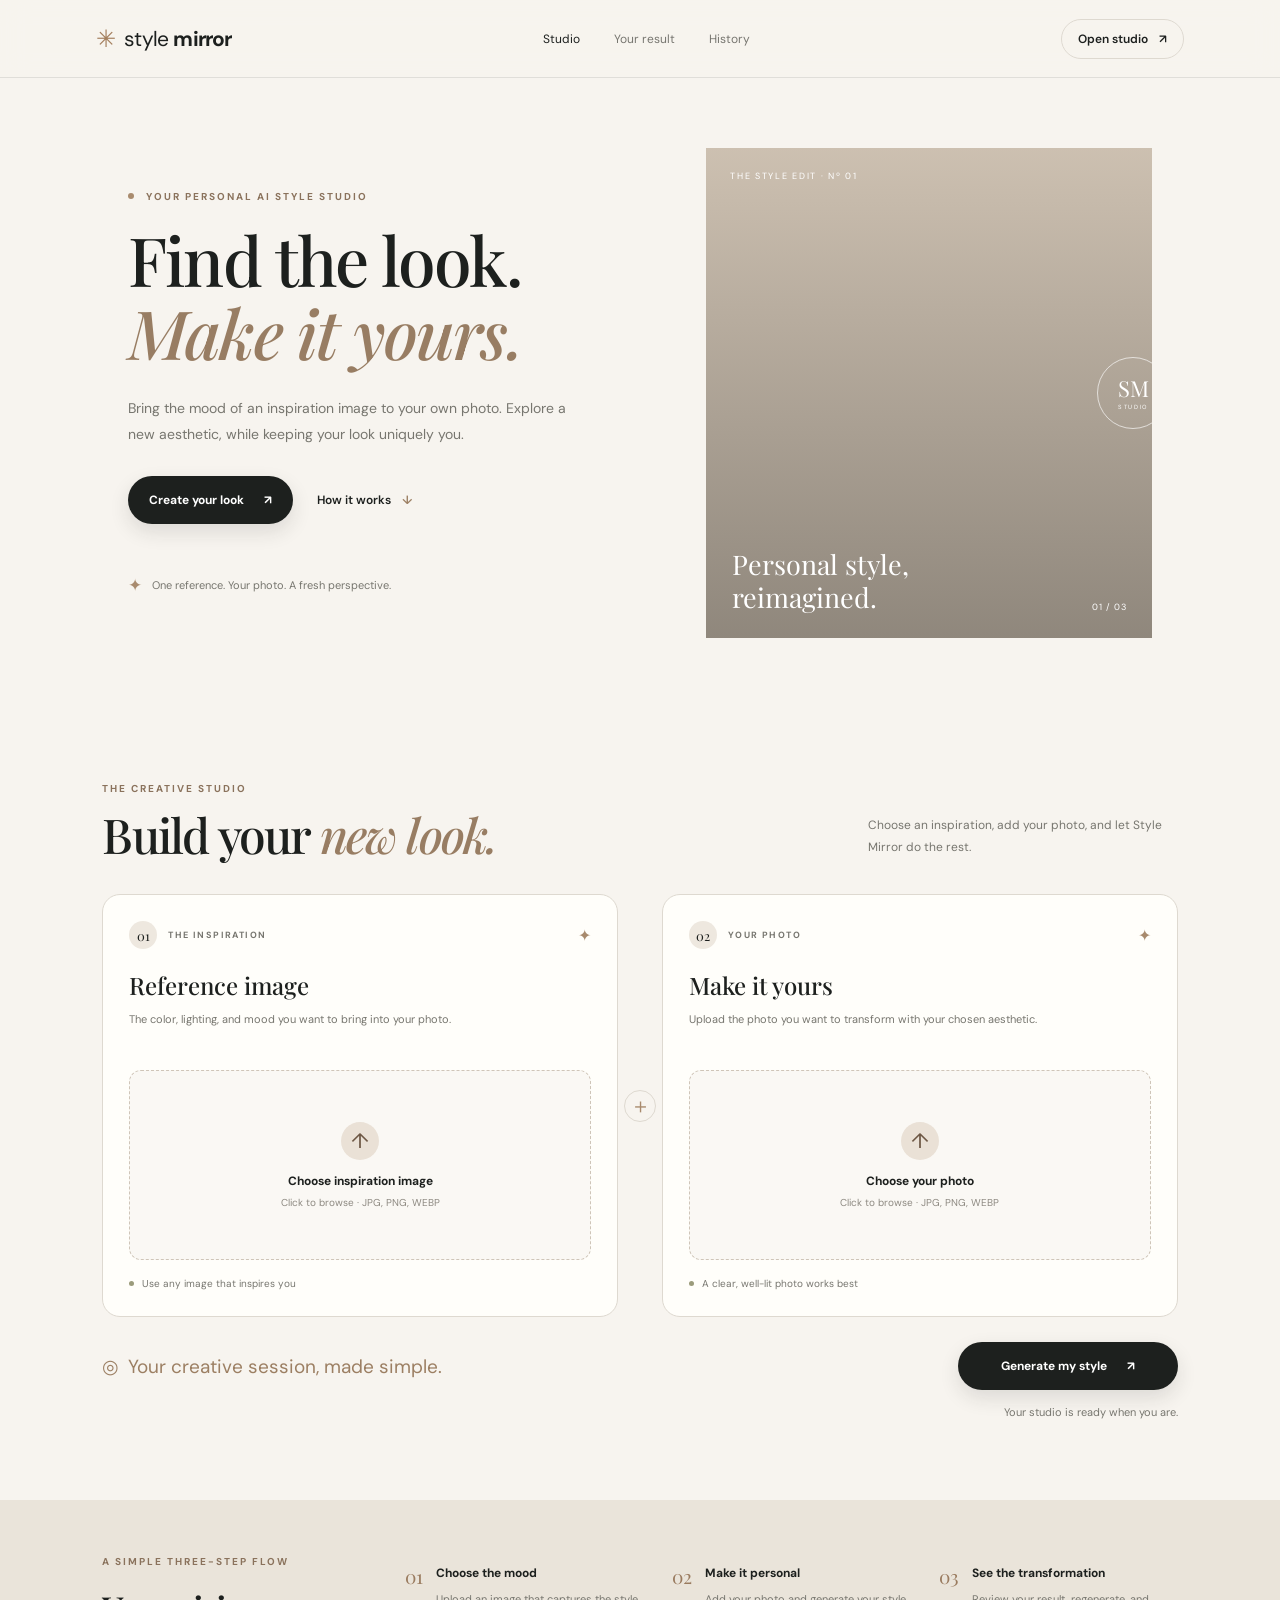
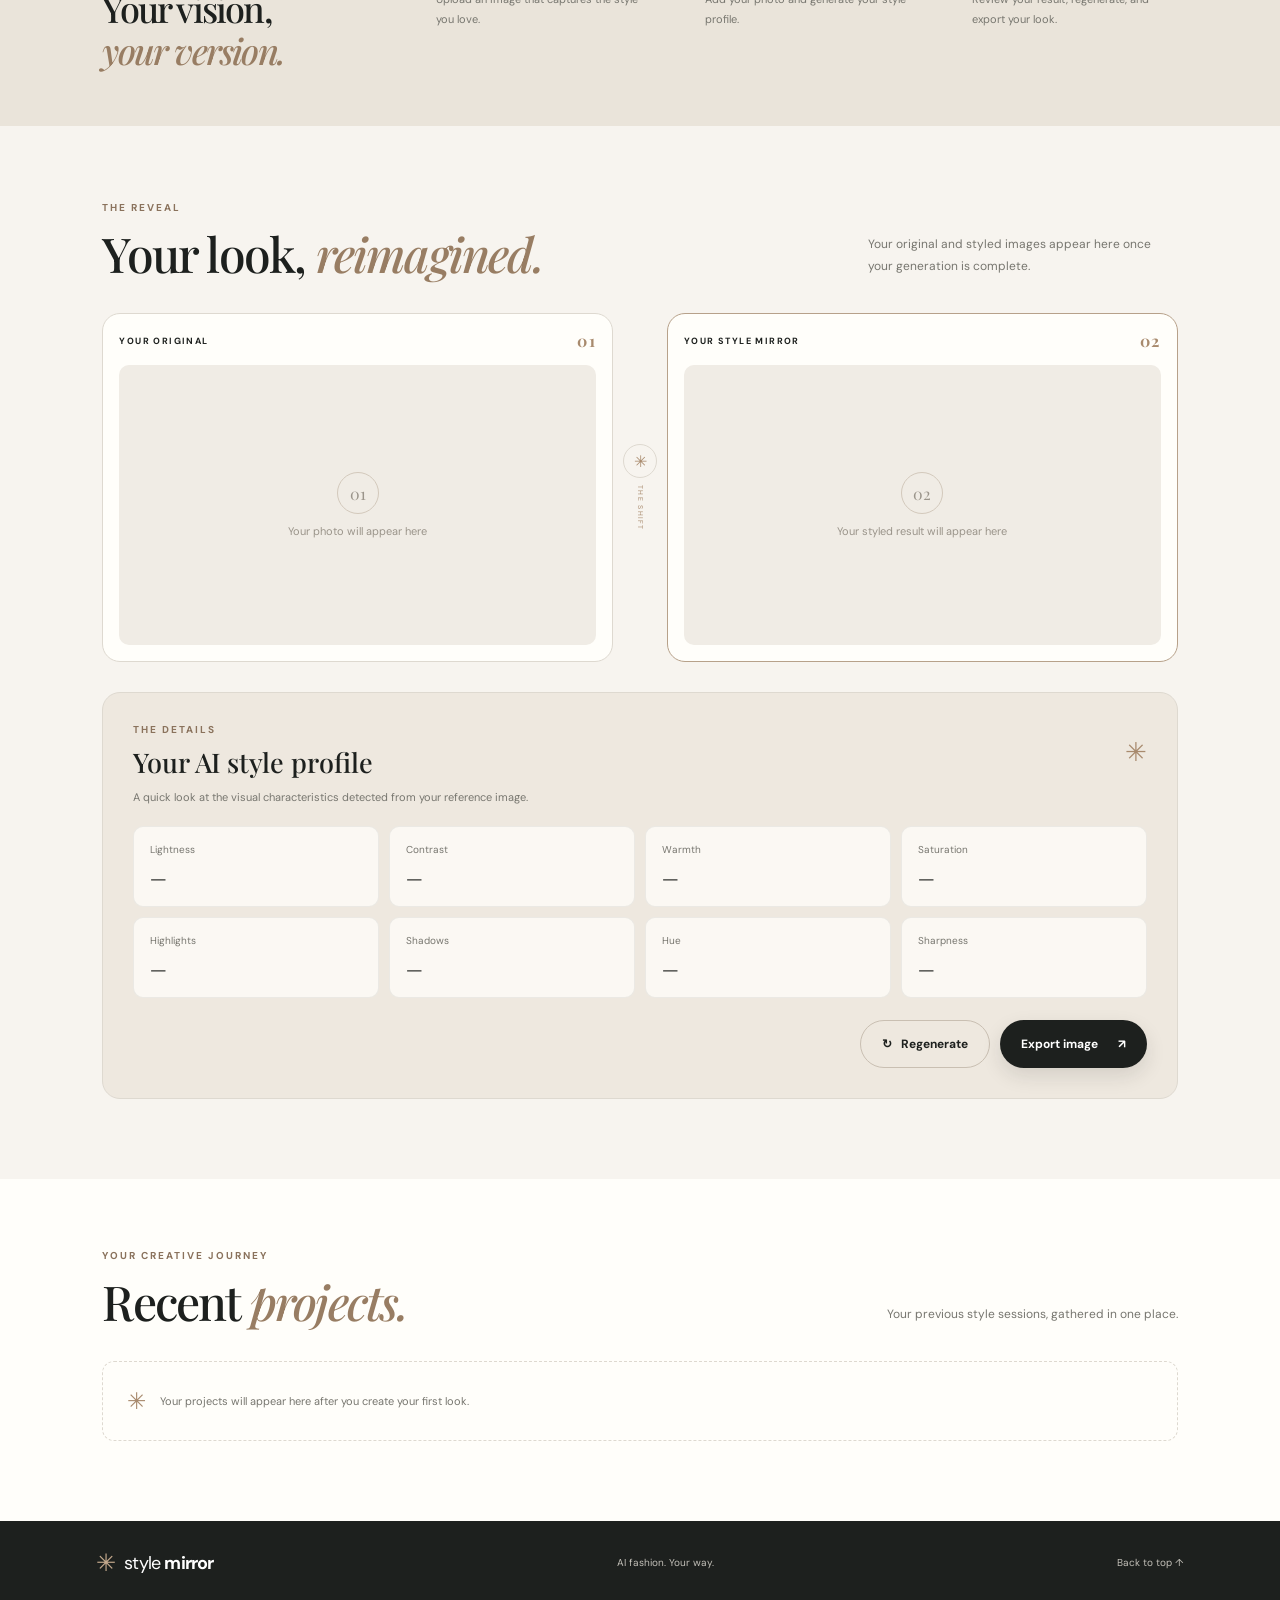
<file: frontend/index.html>
<!DOCTYPE html>
<html lang="en">
<head>
  <meta charset="UTF-8">
  <meta name="viewport" content="width=device-width, initial-scale=1.0">
  <meta name="theme-color" content="#f7f4ef">
  <title>Style Mirror — Your style, reimagined</title>
  <link rel="preconnect" href="https://fonts.googleapis.com">
  <link rel="preconnect" href="https://fonts.gstatic.com" crossorigin>
  <link href="https://fonts.googleapis.com/css2?family=DM+Sans:wght@400;500;600;700&family=Playfair+Display:wght@500;600;700&display=swap" rel="stylesheet">
  <link rel="stylesheet" href="style.css">
  <script src="app.js" defer></script>
</head>
<body>
  <header class="site-header">
    <a class="brand" href="#home" aria-label="Style Mirror home">
      <span class="brand-mark">✳</span><span>style <b>mirror</b></span>
    </a>
    <nav class="main-nav" aria-label="Main navigation">
      <a class="active" href="#home">Studio</a>
      <a href="#result">Your result</a>
      <a href="#history">History</a>
    </nav>
    <a class="header-cta" href="#studio">Open studio <span>↗</span></a>
  </header>

  <main>
    <section class="hero" id="home">
      <div class="hero-copy">
        <p class="eyebrow"><span class="eyebrow-dot"></span> YOUR PERSONAL AI STYLE STUDIO</p>
        <h1>Find the look.<br><em>Make it yours.</em></h1>
        <p class="hero-description">Bring the mood of an inspiration image to your own photo. Explore a new aesthetic, while keeping your look uniquely you.</p>
        <div class="hero-actions">
          <a class="button button-dark" href="#studio">Create your look <span>↗</span></a>
          <a class="text-link" href="#how-it-works">How it works <span>↓</span></a>
        </div>
        <div class="hero-note"><span class="note-icon">✦</span><span>One reference. Your photo. A fresh perspective.</span></div>
      </div>
      <div class="hero-art" aria-label="Fashion editorial inspiration">
        <div class="art-label art-label-top">THE STYLE EDIT · Nº 01</div>
        <div class="hero-image"></div>
        <div class="art-caption"><span>Personal style,<br>reimagined.</span><span class="caption-number">01 / 03</span></div>
        <div class="art-stamp">SM<br><span>STUDIO</span></div>
      </div>
    </section>

    <section class="studio-section section-wrap" id="studio">
      <div class="section-heading">
        <div><p class="eyebrow">THE CREATIVE STUDIO</p><h2>Build your <em>new look.</em></h2></div>
        <p class="section-intro">Choose an inspiration, add your photo, and let Style Mirror do the rest.</p>
      </div>

      <div class="workflow">
        <article class="upload-card">
          <div class="card-topline"><span class="step-number">01</span><span class="step-label">THE INSPIRATION</span><span class="step-check">✦</span></div>
          <h3>Reference image</h3>
          <p class="card-description">The color, lighting, and mood you want to bring into your photo.</p>
          <label class="upload-zone" for="referenceImage">
            <input type="file" id="referenceImage" accept="image/*">
            <span class="upload-symbol">↑</span>
            <strong>Choose inspiration image</strong>
            <span class="upload-hint">Click to browse · JPG, PNG, WEBP</span>
            <img id="referencePreview" class="upload-preview" alt="Reference image preview">
          </label>
          <div class="card-foot"><span class="mini-dot"></span> Use any image that inspires you</div>
        </article>

        <div class="workflow-connector" aria-hidden="true"><span>＋</span></div>

        <article class="upload-card">
          <div class="card-topline"><span class="step-number">02</span><span class="step-label">YOUR PHOTO</span><span class="step-check">✦</span></div>
          <h3>Make it yours</h3>
          <p class="card-description">Upload the photo you want to transform with your chosen aesthetic.</p>
          <label class="upload-zone" for="originalImage">
            <input type="file" id="originalImage" accept="image/*">
            <span class="upload-symbol">↑</span>
            <strong>Choose your photo</strong>
            <span class="upload-hint">Click to browse · JPG, PNG, WEBP</span>
            <img id="originalPreview" class="upload-preview" alt="Your photo preview">
          </label>
          <div class="card-foot"><span class="mini-dot"></span> A clear, well-lit photo works best</div>
        </article>
      </div>

      <div class="generate-row">
        <div class="privacy-note"><span>◎</span><span>Your creative session, made simple.</span></div>
        <button id="generateButton" class="button button-dark generate-button" type="button">Generate my style <span>↗</span></button>
      </div>
      <div id="status" class="status" role="status" aria-live="polite">Your studio is ready when you are.</div>
    </section>

    <section class="how-section" id="how-it-works">
      <div class="section-wrap how-inner">
        <div><p class="eyebrow">A SIMPLE THREE-STEP FLOW</p><h2>Your vision,<br><em>your version.</em></h2></div>
        <div class="how-step"><span>01</span><div><h3>Choose the mood</h3><p>Upload an image that captures the style you love.</p></div></div>
        <div class="how-step"><span>02</span><div><h3>Make it personal</h3><p>Add your photo and generate your style profile.</p></div></div>
        <div class="how-step"><span>03</span><div><h3>See the transformation</h3><p>Review your result, regenerate, and export your look.</p></div></div>
      </div>
    </section>

    <section class="result-section section-wrap" id="result">
      <div class="section-heading">
        <div><p class="eyebrow">THE REVEAL</p><h2>Your look, <em>reimagined.</em></h2></div>
        <p class="section-intro">Your original and styled images appear here once your generation is complete.</p>
      </div>
      <div class="result-grid">
        <article class="result-card">
          <div class="result-card-heading"><span>YOUR ORIGINAL</span><span class="result-index">01</span></div>
          <div class="result-image-frame"><img id="originalResult" class="result-image" alt="Original photo will appear here"><div class="image-placeholder"><span>01</span><p>Your photo will appear here</p></div></div>
        </article>
        <div class="result-divider"><span>✳</span><small>THE SHIFT</small></div>
        <article class="result-card result-card-featured">
          <div class="result-card-heading"><span>YOUR STYLE MIRROR</span><span class="result-index">02</span></div>
          <div class="result-image-frame"><img id="editedPreview" class="result-image" alt="AI-styled result will appear here"><div class="image-placeholder"><span>02</span><p>Your styled result will appear here</p></div></div>
        </article>
      </div>

      <div class="profile-panel">
        <div class="profile-heading"><div><p class="eyebrow">THE DETAILS</p><h3>Your AI style profile</h3></div><span class="profile-spark">✳</span></div>
        <p class="profile-description">A quick look at the visual characteristics detected from your reference image.</p>
        <div class="parameters">
          <div class="parameter"><span>Lightness</span><strong id="lightness">—</strong></div>
          <div class="parameter"><span>Contrast</span><strong id="contrast">—</strong></div>
          <div class="parameter"><span>Warmth</span><strong id="warmth">—</strong></div>
          <div class="parameter"><span>Saturation</span><strong id="saturation">—</strong></div>
          <div class="parameter"><span>Highlights</span><strong id="highlight">—</strong></div>
          <div class="parameter"><span>Shadows</span><strong id="shadow">—</strong></div>
          <div class="parameter"><span>Hue</span><strong id="hue">—</strong></div>
          <div class="parameter"><span>Sharpness</span><strong id="sharpen">—</strong></div>
        </div>
        <div class="result-actions">
          <button id="regenerateButton" class="button button-outline" type="button">↻ &nbsp; Regenerate</button>
          <button id="exportButton" class="button button-dark" type="button">Export image <span>↗</span></button>
        </div>
      </div>
    </section>

    <section class="history-section" id="history">
      <div class="section-wrap">
        <div class="section-heading">
          <div><p class="eyebrow">YOUR CREATIVE JOURNEY</p><h2>Recent <em>projects.</em></h2></div>
          <p class="section-intro">Your previous style sessions, gathered in one place.</p>
        </div>
        <div id="historyContainer" class="history-grid"><div class="history-empty"><span>✳</span><p>Your projects will appear here after you create your first look.</p></div></div>
      </div>
    </section>
  </main>

  <footer class="site-footer"><a class="brand footer-brand" href="#home"><span class="brand-mark">✳</span><span>style <b>mirror</b></span></a><p>AI fashion. Your way.</p><a href="#home">Back to top ↑</a></footer>
</body>
</html>
</file>
<file: frontend/style.css>
:root {
  --paper: #f7f4ef;
  --paper-deep: #eee8df;
  --white: #fffefa;
  --ink: #1d201e;
  --muted: #77766f;
  --line: #ded9d0;
  --accent: #b9a18a;
  --serif: "Playfair Display", Georgia, serif;
  --sans: "DM Sans", Arial, sans-serif;
  --radius: 18px;
}
* { box-sizing: border-box; }
html { scroll-behavior: smooth; scroll-padding-top: 88px; }
body { margin: 0; background: var(--paper); color: var(--ink); font-family: var(--sans); -webkit-font-smoothing: antialiased; }
a { color: inherit; text-decoration: none; }
button, input { font: inherit; }
.site-header { height: 78px; display: flex; align-items: center; justify-content: space-between; padding: 0 7.5%; border-bottom: 1px solid rgba(29,32,30,.1); background: rgba(247,244,239,.94); position: sticky; top: 0; z-index: 10; backdrop-filter: blur(14px); }
.brand { display: inline-flex; align-items: center; gap: 9px; font-size: 21px; letter-spacing: -.8px; }
.brand b { font-weight: 700; }
.brand-mark { font-size: 24px; color: #a47f5d; }
.main-nav { display: flex; align-items: center; gap: 34px; font-size: 12px; color: var(--muted); }
.main-nav a { padding: 8px 0; transition: color .2s; }
.main-nav a:hover, .main-nav a.active { color: var(--ink); }
.header-cta { border: 1px solid var(--line); border-radius: 999px; padding: 11px 16px; font-size: 12px; font-weight: 600; }
.header-cta span { margin-left: 8px; }
.hero { min-height: 610px; display: grid; grid-template-columns: 1fr .88fr; gap: 7%; align-items: center; padding: 70px 10% 82px; }
.hero-copy { max-width: 570px; }
.eyebrow { margin: 0 0 20px; color: #8a725c; font-size: 10px; font-weight: 700; letter-spacing: 2px; }
.eyebrow-dot { display: inline-block; width: 6px; height: 6px; margin: 0 8px 1px 0; border-radius: 50%; background: #a98b6e; }
h1, h2 { font-weight: 500; letter-spacing: -1.8px; }
.hero h1 { margin: 0; font-family: var(--serif); font-size: clamp(48px, 5.3vw, 76px); line-height: 1.08; }
h1 em, h2 em { color: #987d63; font-weight: 500; }
.hero-description { max-width: 440px; margin: 25px 0 28px; color: var(--muted); font-size: 14px; line-height: 1.9; }
.hero-actions { display: flex; align-items: center; gap: 24px; flex-wrap: wrap; }
.button { min-height: 48px; display: inline-flex; align-items: center; justify-content: center; gap: 20px; padding: 0 21px; border: 0; border-radius: 999px; cursor: pointer; font-size: 12px; font-weight: 700; transition: transform .2s, background .2s, box-shadow .2s; }
.button:hover { transform: translateY(-2px); }
.button-dark { background: var(--ink); color: white; box-shadow: 0 8px 20px rgba(29,32,30,.12); }
.button-dark:hover { background: #383b37; }
.text-link { font-size: 12px; font-weight: 600; }
.text-link span { margin-left: 8px; color: #9c7f63; }
.hero-note { display: flex; gap: 10px; align-items: center; margin-top: 50px; color: var(--muted); font-size: 11px; }
.note-icon { color: #a98b6e; font-size: 17px; }
.hero-art { position: relative; min-height: 430px; height: min(45vw, 490px); background: #d4c7b7; overflow: hidden; }
.hero-image { position: absolute; inset: 0; background: linear-gradient(180deg, rgba(22,22,20,.04), rgba(22,22,20,.36)), url("https://images.unsplash.com/photo-1539109136881-3be0616acf4b?auto=format&fit=crop&w=1200&q=85") center 38% / cover; }
.art-label { position: absolute; z-index: 1; color: white; font-size: 9px; letter-spacing: 1.7px; }
.art-label-top { top: 22px; left: 24px; }
.art-caption { position: absolute; z-index: 1; bottom: 25px; left: 26px; right: 25px; display: flex; align-items: end; justify-content: space-between; color: white; font-family: var(--serif); font-size: 27px; line-height: 1.2; }
.caption-number { font-family: var(--sans); font-size: 9px; letter-spacing: 1px; }
.art-stamp { position: absolute; z-index: 1; right: -17px; top: 50%; transform: translateY(-50%); display: grid; place-content: center; width: 72px; height: 72px; border: 1px solid rgba(255,255,255,.65); border-radius: 50%; color: white; text-align: center; font-family: var(--serif); font-size: 22px; line-height: 1; }
.art-stamp span { margin-top: 5px; font-family: var(--sans); font-size: 6px; letter-spacing: 1.6px; }
.section-wrap { width: min(1120px, 84%); margin: 0 auto; }
.studio-section { padding-top: 62px; padding-bottom: 75px; }
.section-heading { display: flex; align-items: end; justify-content: space-between; gap: 32px; margin-bottom: 32px; }
.section-heading .eyebrow { margin-bottom: 12px; }
h2 { margin: 0; font-family: var(--serif); font-size: clamp(34px, 4vw, 48px); line-height: 1.15; }
.section-intro { max-width: 310px; margin: 0 0 4px; color: var(--muted); font-size: 12px; line-height: 1.8; }
.workflow { display: grid; grid-template-columns: 1fr 44px 1fr; align-items: stretch; }
.upload-card { padding: 26px; border: 1px solid var(--line); background: var(--white); border-radius: var(--radius); }
.card-topline { display: flex; align-items: center; gap: 11px; margin-bottom: 20px; }
.step-number { display: grid; place-items: center; width: 28px; height: 28px; border-radius: 50%; background: var(--paper-deep); font-family: var(--serif); font-size: 13px; }
.step-label { color: var(--muted); font-size: 9px; letter-spacing: 1.4px; font-weight: 700; }
.step-check { margin-left: auto; color: #a88a6d; }
.upload-card h3 { margin: 0 0 9px; font-family: var(--serif); font-size: 24px; font-weight: 500; }
.card-description { min-height: 40px; margin: 0 0 20px; color: var(--muted); font-size: 11px; line-height: 1.7; }
.upload-zone { position: relative; display: flex; min-height: 190px; flex-direction: column; align-items: center; justify-content: center; padding: 18px; overflow: hidden; border: 1px dashed #cfc5b8; border-radius: 12px; background: #faf8f4; text-align: center; cursor: pointer; transition: border-color .2s, background .2s; }
.upload-zone:hover { border-color: #a88a6d; background: #f5f0e8; }
.upload-zone input { position: absolute; width: 1px; height: 1px; opacity: 0; }
.upload-symbol { display: grid; place-items: center; width: 38px; height: 38px; margin-bottom: 13px; border-radius: 50%; background: #eae1d6; color: #6e5845; font-size: 21px; }
.upload-zone strong { font-size: 12px; }
.upload-hint { margin-top: 7px; color: #8d8981; font-size: 10px; }
.upload-preview { display: none; width: 100%; max-height: 240px; margin-top: 14px; object-fit: contain; border-radius: 8px; }
.upload-preview.has-image { display: block; }
.upload-zone:has(.upload-preview.has-image) .upload-symbol,
.upload-zone:has(.upload-preview.has-image) .upload-hint { display: none; }
.card-foot { display: flex; align-items: center; gap: 8px; margin-top: 17px; color: var(--muted); font-size: 10px; }
.mini-dot { width: 5px; height: 5px; border-radius: 50%; background: #9b9b7b; }
.workflow-connector { display: grid; place-items: center; color: #a88a6d; font-size: 21px; }
.workflow-connector span { display: grid; place-items: center; width: 32px; height: 32px; border: 1px solid var(--line); border-radius: 50%; background: var(--paper); }
.generate-row { display: flex; align-items: center; justify-content: space-between; gap: 20px; margin-top: 25px; }
.privacy-note { display: flex; align-items: center; gap: 9px; color: var(--muted); font-size: 10px; }
.privacy-note span { font-size: 19px; color: #9c7f63; }
.generate-button { min-width: 220px; }
.status { min-height: 20px; margin-top: 15px; color: var(--muted); text-align: right; font-size: 11px; }
.how-section { padding: 55px 0; background: #eae4da; }
.how-inner { display: grid; grid-template-columns: 1.15fr 1fr 1fr 1fr; gap: 28px; align-items: start; }
.how-inner h2 { font-size: 36px; }
.how-step { display: flex; gap: 13px; padding-top: 8px; }
.how-step > span { color: #9a7b5f; font-family: var(--serif); font-size: 19px; }
.how-step h3 { margin: 2px 0 9px; font-size: 12px; }
.how-step p { margin: 0; color: var(--muted); font-size: 11px; line-height: 1.8; }
.result-section { padding-top: 75px; padding-bottom: 80px; }
.result-grid { display: grid; grid-template-columns: 1fr 54px 1fr; align-items: center; }
.result-card { min-width: 0; padding: 16px; border: 1px solid var(--line); border-radius: var(--radius); background: var(--white); }
.result-card-featured { border-color: #b7a18a; }
.result-card-heading { display: flex; align-items: center; justify-content: space-between; margin-bottom: 14px; font-size: 9px; letter-spacing: 1.4px; font-weight: 700; }
.result-index { color: #a88a6d; font-family: var(--serif); font-size: 16px; }
.result-image-frame { position: relative; display: grid; place-items: center; min-height: 280px; overflow: hidden; background: #f0ece5; border-radius: 10px; }
.result-image { position: relative; z-index: 1; display: none; width: 100%; max-height: 460px; object-fit: contain; }
.result-image.has-image { display: block; }
.result-image.has-image + .image-placeholder { display: none; }
.image-placeholder { display: grid; place-items: center; gap: 10px; padding: 30px; color: #9a948a; text-align: center; }
.image-placeholder span { display: grid; place-items: center; width: 42px; height: 42px; border: 1px solid #d3c9bc; border-radius: 50%; font-family: var(--serif); }
.image-placeholder p { margin: 0; font-size: 11px; }
.result-divider { display: grid; justify-items: center; gap: 7px; color: #a88a6d; }
.result-divider span { display: grid; place-items: center; width: 34px; height: 34px; border: 1px solid var(--line); border-radius: 50%; }
.result-divider small { font-size: 7px; letter-spacing: 1.3px; writing-mode: vertical-rl; }
.profile-panel { margin-top: 30px; padding: 30px; border: 1px solid var(--line); border-radius: var(--radius); background: #eee8df; }
.profile-heading { display: flex; justify-content: space-between; align-items: center; }
.profile-heading .eyebrow { margin-bottom: 8px; }
.profile-heading h3 { margin: 0; font-family: var(--serif); font-size: 27px; font-weight: 500; }
.profile-spark { color: #a88a6d; font-size: 26px; }
.profile-description { margin: 10px 0 22px; color: var(--muted); font-size: 11px; }
.parameters { display: grid; grid-template-columns: repeat(4, 1fr); gap: 10px; }
.parameter { padding: 16px; border: 1px solid rgba(29,32,30,.07); border-radius: 10px; background: rgba(255,254,250,.75); }
.parameter span { display: block; margin-bottom: 8px; color: var(--muted); font-size: 10px; }
.parameter strong { font-family: var(--serif); font-size: 19px; font-weight: 500; }
.result-actions { display: flex; justify-content: flex-end; gap: 10px; margin-top: 22px; }
.button-outline { border: 1px solid #c9bfb2; background: transparent; color: var(--ink); }
.history-section { padding: 70px 0 80px; background: var(--white); }
.history-grid { display: grid; grid-template-columns: repeat(3, 1fr); gap: 14px; }
.history-empty { grid-column: 1 / -1; display: flex; align-items: center; gap: 14px; padding: 24px; border: 1px dashed var(--line); border-radius: 12px; color: var(--muted); }
.history-empty span { color: #a88a6d; font-size: 23px; }
.history-empty p { margin: 0; font-size: 11px; }
.history-item { padding: 20px; border: 1px solid var(--line); border-radius: 12px; background: var(--paper); }
.history-item h3 { margin: 0 0 10px; font-family: var(--serif); font-size: 18px; font-weight: 500; }
.history-item p { margin: 5px 0; color: var(--muted); font-size: 10px; }
.site-footer { display: flex; align-items: center; justify-content: space-between; gap: 20px; padding: 25px 7.5%; background: var(--ink); color: white; }
.footer-brand { font-size: 18px; }
.footer-brand .brand-mark { color: #c4a98d; }
.site-footer p, .site-footer > a:last-child { color: #c3c0b9; font-size: 10px; }
@media (max-width: 900px) {
  .site-header { padding: 0 5%; }
  .hero { padding: 55px 7%; gap: 5%; }
  .hero-art { min-height: 370px; }
  .section-wrap { width: 88%; }
  .how-inner { grid-template-columns: repeat(2, 1fr); }
  .parameters { grid-template-columns: repeat(2, 1fr); }
}
@media (max-width: 620px) {
  .site-header { height: 68px; }
  .brand { font-size: 18px; }
  .main-nav { gap: 13px; font-size: 10px; }
  .main-nav a:nth-child(2) { display: none; }
  .header-cta { padding: 9px 11px; font-size: 10px; }
  .hero { grid-template-columns: 1fr; padding: 52px 6% 55px; gap: 35px; }
  .hero h1 { font-size: 53px; }
  .hero-art { min-height: 390px; height: 105vw; max-height: 480px; }
  .hero-note { margin-top: 30px; }
  .section-wrap { width: 88%; }
  .studio-section, .result-section { padding-top: 52px; padding-bottom: 55px; }
  .section-heading { align-items: start; flex-direction: column; gap: 13px; }
  .section-intro { max-width: 100%; }
  .workflow { grid-template-columns: 1fr; gap: 13px; }
  .workflow-connector { height: 25px; }
  .workflow-connector span { width: 27px; height: 27px; }
  .upload-card { padding: 20px; }
  .generate-row { align-items: stretch; flex-direction: column; }
  .generate-button { width: 100%; }
  .status { text-align: left; }
  .how-inner { grid-template-columns: 1fr; gap: 23px; }
  .how-inner h2 br { display: none; }
  .result-grid { grid-template-columns: 1fr; gap: 14px; }
  .result-divider { display: flex; justify-content: center; }
  .result-divider small { writing-mode: initial; }
  .result-image-frame { min-height: 240px; }
  .profile-panel { padding: 20px; }
  .parameters { grid-template-columns: repeat(2, 1fr); }
  .result-actions { flex-direction: column; }
  .result-actions .button { width: 100%; }
  .history-grid { grid-template-columns: 1fr; }
  .site-footer { flex-wrap: wrap; padding: 23px 6%; }
}
</file>
